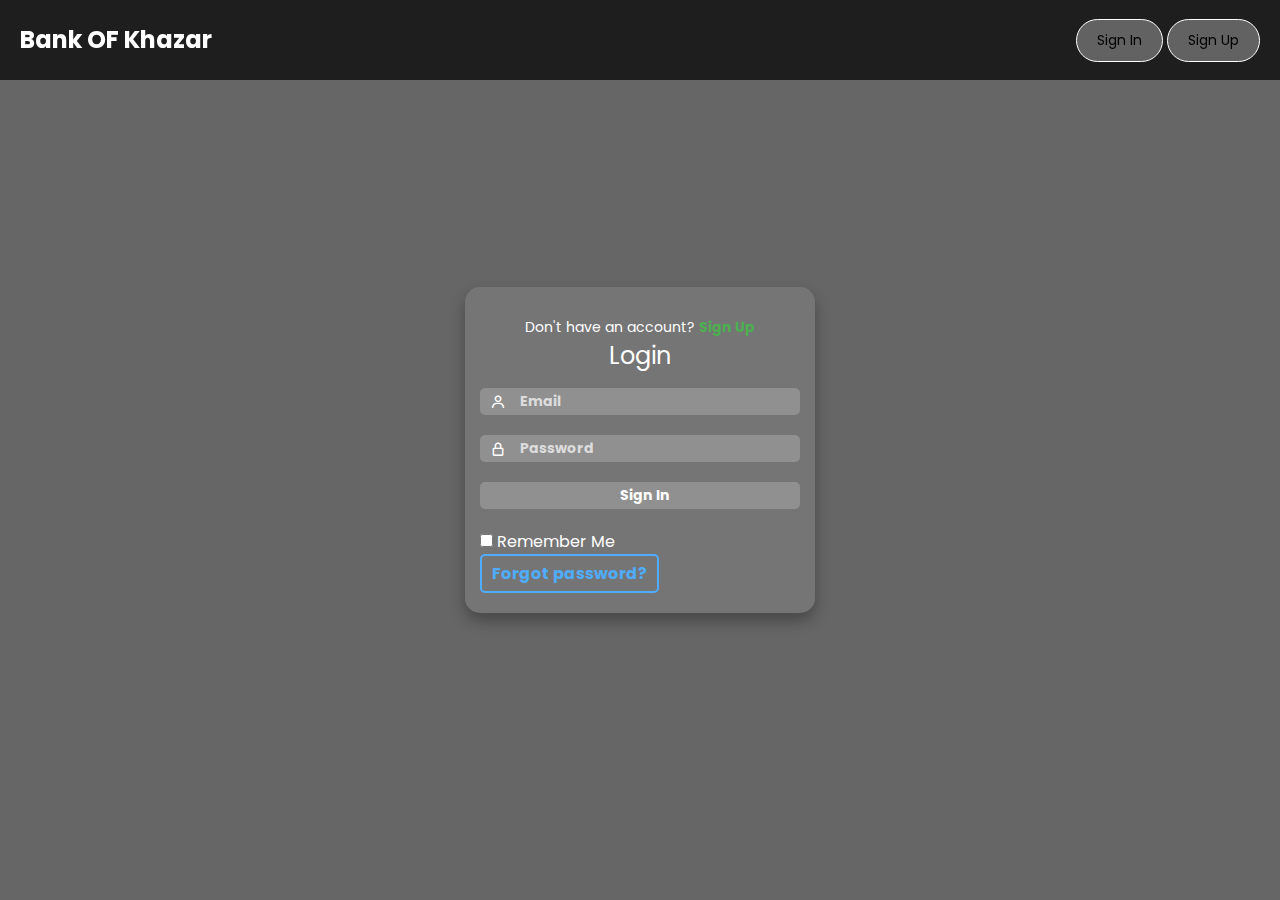
<file: index.html>
<!DOCTYPE html>
<html lang="en">
  <head>
    <meta charset="UTF-8" />
    <meta name="viewport" content="width=device-width, initial-scale=1.0" />
    <link
      href="https://unpkg.com/boxicons@2.1.4/css/boxicons.min.css"
      rel="stylesheet"
    />
    <link rel="stylesheet" href="style.css" />
    <title>Banking System | Login & Registration</title>
  </head>
  <body>
    <div class="wrapper">
      <nav class="nav">
        <div class="nav-logo"><p>Bank OF Khazar</p></div>
        <div class="nav-button">
          <button class="btn white-btn" onclick="showLogin()">Sign In</button>
          <button class="btn" onclick="showRegister()">Sign Up</button>
        </div>
      </nav>
      <div id="notification" class="notification"></div>
      <div class="form-box">
        <div class="form-container" id="login">
          <div class="top">
            <span
              >Don't have an account?
              <a href="#" onclick="showRegister()">Sign Up</a></span
            >
            <header>Login</header>
          </div>
          <div class="input-box">
            <input
              type="text"
              id="loginEmail"
              class="input-field"
              placeholder="Email"
            />
            <i class="bx bx-user"></i>
          </div>
          <div class="input-box">
            <input
              type="password"
              id="loginPassword"
              class="input-field"
              placeholder="Password"
            />
            <i class="bx bx-lock-alt"></i>
          </div>
          <div class="input-box">
            <input
              type="submit"
              class="submit"
              value="Sign In"
              onclick="handleLogin()"
            />
          </div>
          <div class="two-col">
            <div class="one">
              <input type="checkbox" id="login-check" />
              <label for="login-check"> Remember Me</label>
            </div>
            <div class="two">
              <label
                ><a href="#" onclick="forgotPassword()"
                  >Forgot password?</a
                ></label
              >
            </div>
          </div>
        </div>
        <div
          class="form-container"
          id="forgotPasswordForm"
          style="display: none"
        >
          <h3>Forgot Password</h3>
          <p>Enter your email address, and we'll send you a reset link.</p>
          <div class="input-box">
            <input
              type="email"
              id="forgotEmail"
              class="input-field"
              placeholder="Email Address"
            />
          </div>
          <div class="input-box">
            <button class="submit" onclick="handleForgotPassword()">
              Submit
            </button>
          </div>
          <div class="top">
            <span
              >Back to
              <a href="javascript:void(0)" onclick="showLogin()">Login</a></span
            >
          </div>
        </div>
        <div class="form-container" id="register" style="display: none">
          <div class="top">
            <span
              >Have an account?
              <a href="#" onclick="showLogin()">Login</a></span
            >
            <header>Sign Up</header>
          </div>
          <div class="input-box">
            <input
              type="text"
              id="firstName"
              class="input-field"
              placeholder="Firstname"
            />
            <i class="bx bx-user"></i>
          </div>
          <div class="input-box">
            <input
              type="text"
              id="lastName"
              class="input-field"
              placeholder="Lastname"
            />
            <i class="bx bx-user"></i>
          </div>
          <div class="input-box">
            <input
              type="email"
              id="registerEmail"
              class="input-field"
              placeholder="Email"
            />
            <i class="bx bx-envelope"></i>
          </div>
          <div class="input-box">
            <input
              type="tel"
              id="registerNumber"
              class="input-field"
              placeholder="Phone Number"
            />
            <i class="bx bx-phone"></i>
          </div>
          <div class="input-box">
            <input
              type="password"
              id="registerPassword"
              class="input-field"
              placeholder="Password"
            />
            <i class="bx bx-lock-alt"></i>
          </div>
          <div class="input-box">
            <input
              type="password"
              id="rePassword"
              class="input-field"
              placeholder="Re-Password"
            />
            <i class="bx bx-lock-alt"></i>
          </div>
          <div class="input-box">
            <input
              type="text"
              id="registerFin"
              pattern="[A-Za-z0-9]+"
              class="input-field"
              placeholder="Fin Code"
            />
            <i class="bx bx-lock-alt"></i>
          </div>
          <div class="input-box">
            <input
              type="submit"
              class="submit"
              value="Register"
              onclick="handleRegister()"
            />
          </div>
          <div class="two-col">
            <div class="one">
              <input type="checkbox" id="register-check" />
              <label for="register-check"> Remember Me</label>
            </div>
            <div class="two">
              <label
                ><a href="javascript:void(0)" onclick="openModal()"
                  >Terms & Conditions</a
                ></label
              >
            </div>
            <div id="termsModal" class="modal">
              <div class="modal-content">
                <span class="close" onclick="closeModal()">&times;</span>
                <h2>Terms and Conditions</h2>
                <p>
                  Welcome to Bank OF Khazar. By accessing our platform, you
                  agree to the following terms and conditions:
                </p>
                <ul>
                  <li>
                    All account holders must provide accurate and complete
                    information.
                  </li>
                  <li>
                    Any unauthorized access to the platform is strictly
                    prohibited.
                  </li>
                  <li>
                    The bank reserves the right to modify terms without prior
                    notice.
                  </li>
                  <li>Privacy of user data is our top priority.</li>
                </ul>
                <p>For further details, please contact our customer service.</p>
              </div>
            </div>
          </div>
        </div>
      </div>
    </div>
    <script src="script.js"></script>
  </body>
</html>
</file>
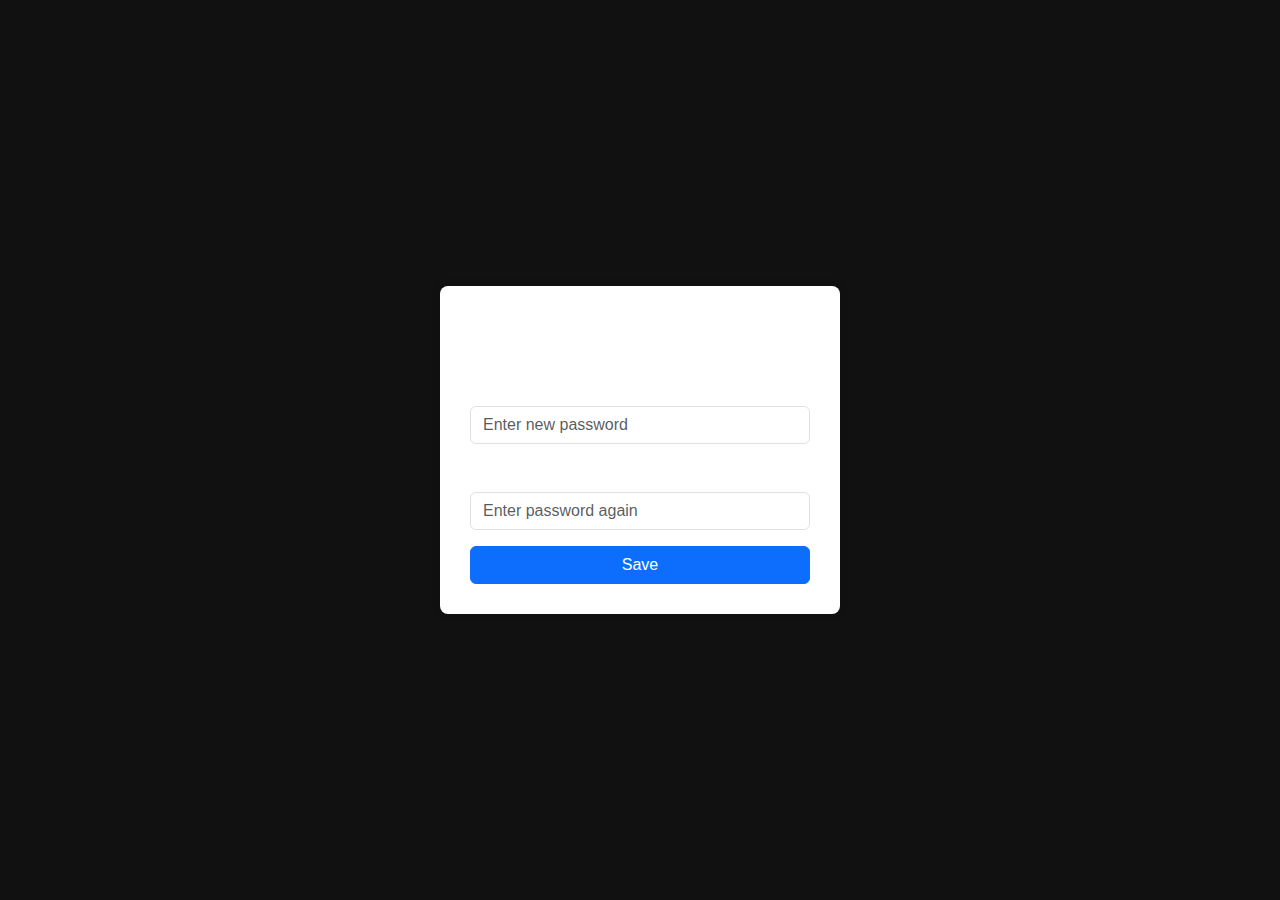
<file: forgetPassword.html>
<!DOCTYPE html>
<html lang="en">
  <head>
    <meta charset="UTF-8" />
    <meta name="viewport" content="width=device-width, initial-scale=1.0" />
    <title>Changing password</title>
    <link
      href="https://cdn.jsdelivr.net/npm/bootstrap@5.3.0/dist/css/bootstrap.min.css"
      rel="stylesheet"
    />
    <style>
      body {
        background: url("https://www.shutterstock.com/image-vector/banking-technology-conceptisometric-illustration-bank-600nw-2060538899.jpg");
        font-family: Arial, sans-serif;
        display: flex;
        justify-content: center;
        align-items: center;
        height: 100vh;
        margin: 0;
        background-color: #111;
        color: white;
      }
      .form-container {
        background-color: #fff;
        padding: 30px;
        border-radius: 8px;
        box-shadow: 0 0 10px rgba(0, 0, 0, 0.1);
        width: 100%;
        max-width: 400px;
      }
      .form-container h2 {
        text-align: center;
        margin-bottom: 20px;
      }
    </style>
  </head>
  <body>
    <div class="form-container">
      <h2>Changing password</h2>
      <form id="passwordForm">
        <div class="mb-3">
          <label for="newPassword" class="form-label">New password</label>
          <input
            type="password"
            class="form-control"
            id="newPassword"
            placeholder="Enter new password"
            required
          />
        </div>
        <div class="mb-3">
          <label for="rePassword" class="form-label">Re-password</label>
          <input
            type="password"
            class="form-control"
            id="rePassword"
            placeholder="Enter password again"
            required
          />
        </div>
        <div id="errorMessage" class="text-danger mb-3" style="display: none">
          Passwords do not match. Please try again.
        </div>
        <button type="submit" class="btn btn-primary w-100">Save</button>
      </form>
    </div>

    <script>
      document
        .getElementById("passwordForm")
        .addEventListener("submit", async function (event) {
          event.preventDefault()
          const newPassword = document.getElementById("newPassword").value
          const rePassword = document.getElementById("rePassword").value
          const errorMessage = document.getElementById("errorMessage")

          if (newPassword === rePassword) {
            errorMessage.style.display = "none"

            const userId = localStorage.getItem("userId")

            if (!userId) {
              showNotification("User ID not found. Please try again.")
              return
            }

            const body = {
              userId: userId,
              password: newPassword,
              rePassword: rePassword,
            }

            try {
              const response = await fetch(
                "http://167.172.150.140:8080/api/Auth/ResetPassword",
                {
                  method: "POST",
                  headers: {
                    "Content-Type": "application/json",
                  },
                  body: JSON.stringify(body),
                }
              )

              const data = await response.json()

              if (data.isSuccess) {
                window.location.href = "index.html"
              } else {
                showNotification(`Error: ${data.message}`)
              }
            } catch (error) {
              console.error("Error during password reset request:", error)
              showNotification("An error occurred. Please try again later.")
            }
          } else {
            errorMessage.style.display = "block"
          }
        })

      function showNotification(message) {
        alert(message)
      }
    </script>

    <script src="https://cdn.jsdelivr.net/npm/bootstrap@5.3.0/dist/js/bootstrap.bundle.min.js"></script>
  </body>
</html>
</file>
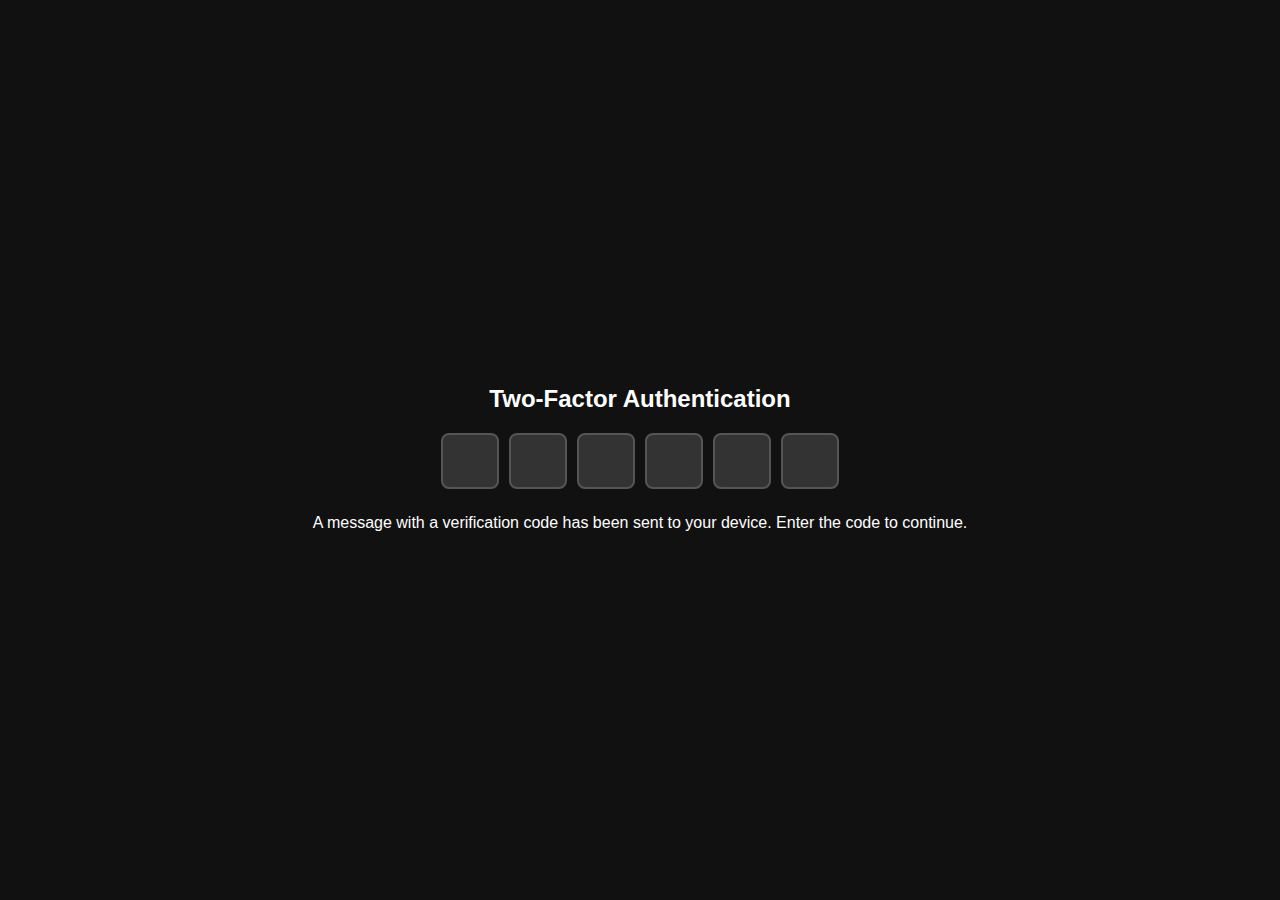
<file: forgetVerification.html>
<!DOCTYPE html>
<html lang="en">
  <head>
    <meta charset="UTF-8" />
    <meta
      name="viewport"
      content="width=device-width, user-scalable=no, initial-scale=1.0, maximum-scale=1.0, minimum-scale=1.0"
    />
    <meta http-equiv="X-UA-Compatible" content="ie=edge" />
    <title>Two-Factor Authentication</title>
    <style>
      body {
        background: url("https://www.shutterstock.com/image-vector/banking-technology-conceptisometric-illustration-bank-600nw-2060538899.jpg");
        font-family: Arial, sans-serif;
        display: flex;
        justify-content: center;
        align-items: center;
        height: 100vh;
        margin: 0;
        background-color: #111;
        color: white;
      }
      .container {
        text-align: center;
      }
      h1 {
        font-size: 24px;
        margin-bottom: 20px;
      }
      .inputs {
        display: flex;
        justify-content: center;
        gap: 10px;
      }
      .inputs input {
        width: 50px;
        height: 50px;
        font-size: 24px;
        text-align: center;
        border: 2px solid #555;
        border-radius: 8px;
        outline: none;
        color: #ffffff;
        background-color: #333;
        font-weight: bold;
        caret-color: transparent;
      }
      .inputs input:focus {
        border-color: #00aaff;
        box-shadow: 0 0 5px #00aaff;
      }
      .error-message {
        color: red;
        font-size: 14px;
        margin-top: 10px;
        display: none;
      }
      .code-notification {
        margin-top: 25px;
      }
    </style>
  </head>
  <body>
    <div class="container">
      <h1>Two-Factor Authentication</h1>
      <div class="inputs">
        <input
          type="text"
          maxlength="1"
          oninput="moveFocus(this, 0)"
          onkeydown="handleBackspace(event, 0)"
        />
        <input
          type="text"
          maxlength="1"
          oninput="moveFocus(this, 1)"
          onkeydown="handleBackspace(event, 1)"
        />
        <input
          type="text"
          maxlength="1"
          oninput="moveFocus(this, 2)"
          onkeydown="handleBackspace(event, 2)"
        />
        <input
          type="text"
          maxlength="1"
          oninput="moveFocus(this, 3)"
          onkeydown="handleBackspace(event, 3)"
        />
        <input
          type="text"
          maxlength="1"
          oninput="moveFocus(this, 4)"
          onkeydown="handleBackspace(event, 4)"
        />
        <input
          type="text"
          maxlength="1"
          oninput="moveFocus(this, 5)"
          onkeydown="handleBackspace(event, 5)"
        />
      </div>
      <div class="error-message" id="error-message">
        Only digits are acceptable!
      </div>
      <div class="code-notification" id="code-notification">
        A message with a verification code has been sent to your device. Enter
        the code to continue.
      </div>
    </div>
    <script>
      const inputs = document.querySelectorAll(".inputs input")
      const errorMessage = document.getElementById("error-message")

      function moveFocus(current, index) {
        if (current.value && index < inputs.length - 1) {
          inputs[index + 1].focus()
        }
      }

      function handleBackspace(event, index) {
        if (event.key === "Backspace" && !event.target.value && index > 0) {
          inputs[index - 1].focus()
        }
      }

      inputs.forEach((input) => {
        input.addEventListener("input", (e) => {
          if (/[^0-9]/.test(e.target.value)) {
            e.target.value = ""
            showError()
          } else {
            hideError()
          }
        })
      })

      function showError() {
        errorMessage.style.display = "block"
        setTimeout(() => {
          errorMessage.style.display = "none"
        }, 2000)
      }

      function hideError() {
        errorMessage.style.display = "none"
      }

      async function handleVerification(event) {
        if (event.key === "Enter") {
          const verificationCode = Array.from(inputs)
            .map((input) => input.value)
            .join("")

          if (verificationCode.length !== 6) {
            alert("Please complete the verification code.")
            return
          }

          try {
            const response = await fetch(
              `http://167.172.150.140:8080/api/Auth/VerificationCodeCheckingForgetPassword?code=${verificationCode}`,
              {
                method: "GET",
                headers: {
                  "Content-Type": "application/json",
                },
              }
            )

            if (!response.ok) {
              const errorData = await response.json()
              alert(
                errorData.message || "Verification failed. Please try again."
              )
              return
            }

            const responseData = await response.json()
            console.log("Verification successful:", responseData)
            alert("Verification successful!")
            window.location.href = "forgetPassword.html"
          } catch (error) {
            console.error("Error during verification:", error)
            alert("An error occurred. Please try again later.")
          }
        }
      }

      document.addEventListener("keydown", handleVerification)
    </script>
  </body>
</html>
</file>
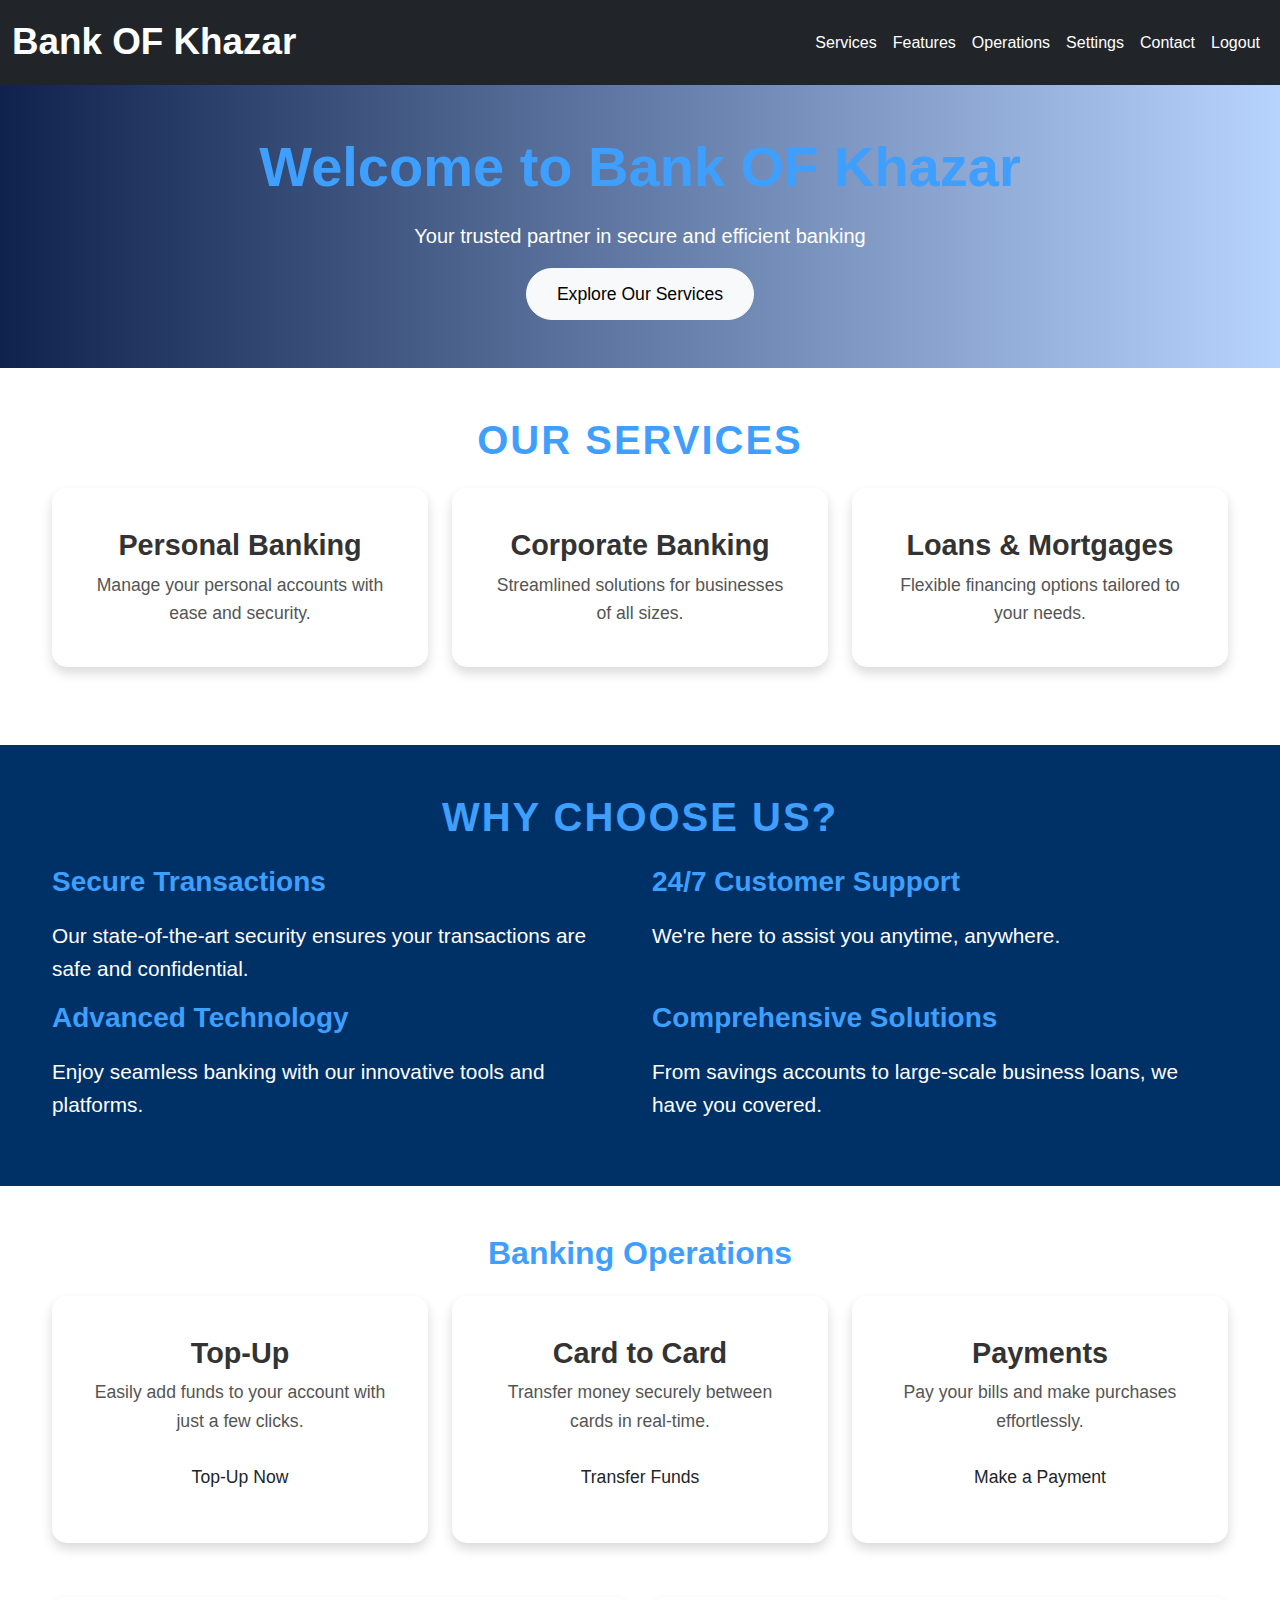
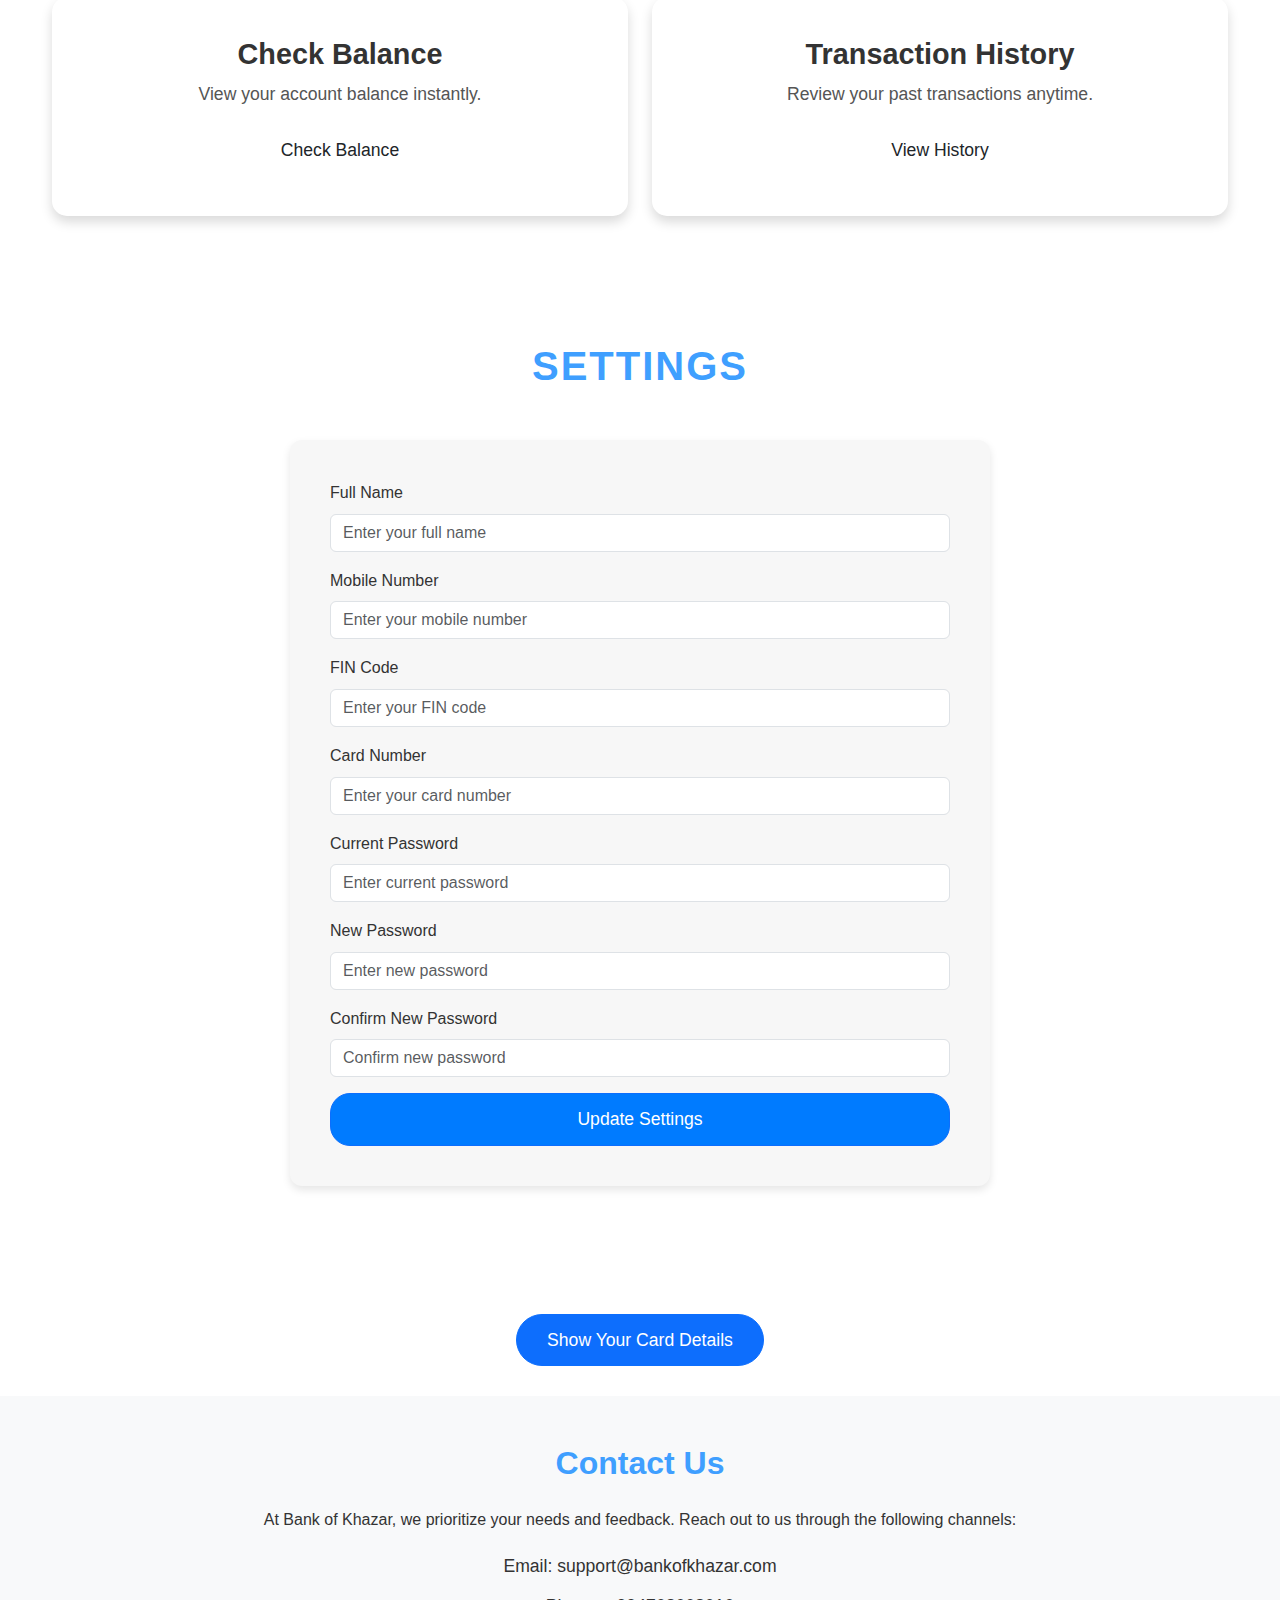
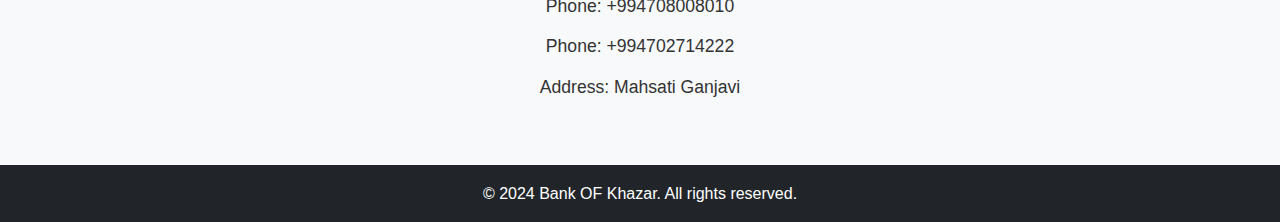
<file: home.html>
<!DOCTYPE html>
<html lang="en">
  <head>
    <meta charset="UTF-8" />
    <meta name="viewport" content="width=device-width, initial-scale=1.0" />
    <title>Bank System</title>
    <link
      href="https://cdn.jsdelivr.net/npm/bootstrap@5.3.0/dist/css/bootstrap.min.css"
      rel="stylesheet"
    />
    <link rel="stylesheet" href="style2.css" />
  </head>

  <body>
    <nav class="navbar navbar-expand-lg navbar-dark bg-dark">
      <div class="container-fluid">
        <a class="navbar-brand" href="#">Bank OF Khazar</a>
        <button
          class="navbar-toggler"
          type="button"
          data-bs-toggle="collapse"
          data-bs-target="#navbarNav"
          aria-controls="navbarNav"
          aria-expanded="false"
          aria-label="Toggle navigation"
        >
          <span class="navbar-toggler-icon"></span>
        </button>
        <div class="collapse navbar-collapse" id="navbarNav">
          <ul class="navbar-nav ms-auto">
            <li class="nav-item">
              <a class="nav-link" href="#services">Services</a>
            </li>
            <li class="nav-item">
              <a class="nav-link" href="#features">Features</a>
            </li>
            <li class="nav-item">
              <a class="nav-link" href="#operations">Operations</a>
            </li>
            <li class="nav-item">
              <a class="nav-link" href="#settings">Settings</a>
            </li>
            <li class="nav-item">
              <a class="nav-link" href="#contact">Contact</a>
            </li>
            <li class="nav-item">
              <button class="nav-link" id="logout">Logout</button>
            </li>
          </ul>
        </div>
      </div>
    </nav>

    <header class="bg-primary text-white text-center py-5">
      <div class="container">
        <h1>Welcome to Bank OF Khazar</h1>
        <p class="lead">Your trusted partner in secure and efficient banking</p>
        <a href="#services" class="btn btn-light btn-lg"
          >Explore Our Services</a
        >
      </div>
    </header>

    <section id="services" class="py-5">
      <div class="container">
        <h2 class="text-center mb-4">Our Services</h2>
        <div class="row">
          <div class="col-md-4">
            <div class="card text-center">
              <div class="card-body">
                <h5 class="card-title">Personal Banking</h5>
                <p class="card-text">
                  Manage your personal accounts with ease and security.
                </p>
              </div>
            </div>
          </div>
          <div class="col-md-4">
            <div class="card text-center">
              <div class="card-body">
                <h5 class="card-title">Corporate Banking</h5>
                <p class="card-text">
                  Streamlined solutions for businesses of all sizes.
                </p>
              </div>
            </div>
          </div>
          <div class="col-md-4">
            <div class="card text-center">
              <div class="card-body">
                <h5 class="card-title">Loans & Mortgages</h5>
                <p class="card-text">
                  Flexible financing options tailored to your needs.
                </p>
              </div>
            </div>
          </div>
        </div>
      </div>
    </section>

    <section
      id="features"
      style="background-color: rgba(0, 123, 255, 1)"
      class="py-5 text-white"
    >
      <div class="container">
        <h2 class="text-center mb-4">Why Choose Us?</h2>
        <div class="row">
          <div class="col-md-6">
            <h3>Secure Transactions</h3>
            <p>
              Our state-of-the-art security ensures your transactions are safe
              and confidential.
            </p>
          </div>
          <div class="col-md-6">
            <h3>24/7 Customer Support</h3>
            <p>We're here to assist you anytime, anywhere.</p>
          </div>
          <div class="col-md-6">
            <h3>Advanced Technology</h3>
            <p>
              Enjoy seamless banking with our innovative tools and platforms.
            </p>
          </div>
          <div class="col-md-6">
            <h3>Comprehensive Solutions</h3>
            <p>
              From savings accounts to large-scale business loans, we have you
              covered.
            </p>
          </div>
        </div>
      </div>
    </section>

    <section id="operations" class="py-5">
      <div class="container">
        <div id="operationModal" class="modal">
          <div class="modal-content">
            <span class="close">&times;</span>
            <h2 id="modalTitle">Operation</h2>
            <form id="operationForm">
              <div id="operationFields"></div>
            </form>
          </div>
        </div>
        <h2 class="text-center mb-4">Banking Operations</h2>
        <div class="row">
          <div class="col-md-4">
            <div class="card text-center">
              <div class="card-body">
                <h5 class="card-title">Top-Up</h5>
                <p class="card-text">
                  Easily add funds to your account with just a few clicks.
                </p>
                <button id="topUpButton" class="btn">Top-Up Now</button>
              </div>
            </div>
          </div>
          <div class="col-md-4">
            <div class="card text-center">
              <div class="card-body">
                <h5 class="card-title">Card to Card</h5>
                <p class="card-text">
                  Transfer money securely between cards in real-time.
                </p>
                <button id="transferFundsButton" class="btn">
                  Transfer Funds
                </button>
              </div>
            </div>
          </div>
          <div class="col-md-4">
            <div class="card text-center">
              <div class="card-body">
                <h5 class="card-title">Payments</h5>
                <p class="card-text">
                  Pay your bills and make purchases effortlessly.
                </p>
                <button id="makePaymentButton" class="btn">
                  Make a Payment
                </button>
              </div>
            </div>
          </div>
        </div>
        <div class="row mt-4">
          <div class="col-md-6">
            <div class="card text-center">
              <div class="card-body">
                <h5 class="card-title">Check Balance</h5>
                <p class="card-text">View your account balance instantly.</p>
                <button id="checkBalanceButton" class="btn">
                  Check Balance
                </button>
              </div>
            </div>
          </div>
          <div class="col-md-6">
            <div class="card text-center">
              <div class="card-body">
                <h5 class="card-title">Transaction History</h5>
                <p class="card-text">Review your past transactions anytime.</p>
                <button id="viewHistoryButton" class="btn">View History</button>
              </div>
            </div>
          </div>
        </div>
      </div>
    </section>

    <section id="settings" class="py-5">
      <div class="container">
        <h2 class="text-center mb-4">Settings</h2>
        <form id="changeSettingsForm">
          <div class="mb-3">
            <label for="fullName" class="form-label">Full Name</label>
            <input
              type="text"
              id="fullName"
              class="form-control"
              placeholder="Enter your full name"
              required
            />
          </div>
          <div class="mb-3">
            <label for="phoneNumber" class="form-label">Mobile Number</label>
            <input
              type="text"
              id="phoneNumber"
              class="form-control"
              placeholder="Enter your mobile number"
              required
            />
          </div>
          <div class="mb-3">
            <label for="finCode" class="form-label">FIN Code</label>
            <input
              type="text"
              id="finCode"
              class="form-control"
              placeholder="Enter your FIN code"
              required
            />
          </div>
          <div class="mb-3">
            <label for="cardNumber" class="form-label">Card Number</label>
            <input
              type="text"
              id="cardNumber"
              class="form-control"
              placeholder="Enter your card number"
              required
            />
          </div>
          <div class="mb-3">
            <label for="currentPassword" class="form-label"
              >Current Password</label
            >
            <input
              type="password"
              id="currentPassword"
              class="form-control"
              placeholder="Enter current password"
              required
            />
          </div>
          <div class="mb-3">
            <label for="newPassword" class="form-label">New Password</label>
            <input
              type="password"
              id="newPassword"
              class="form-control"
              placeholder="Enter new password"
              required
            />
          </div>
          <div class="mb-3">
            <label for="confirmPassword" class="form-label"
              >Confirm New Password</label
            >
            <input
              type="password"
              id="confirmPassword"
              class="form-control"
              placeholder="Confirm new password"
              required
            />
          </div>
          <button type="submit" class="btn btn-primary">Update Settings</button>
        </form>
      </div>
    </section>
    <div style="display: flex; justify-content: center; padding-block: 30px">
      <a href="debitcard.html" target="_blank" class="btn btn-primary"
        >Show Your Card Details</a
      >
    </div>
    <section id="contact" class="py-5 bg-light">
      <div class="container">
        <h2 class="text-center mb-4">Contact Us</h2>
        <p class="text-center">
          At Bank of Khazar, we prioritize your needs and feedback. Reach out to
          us through the following channels:
        </p>
        <ul class="list-unstyled text-center">
          <li>Email: support@bankofkhazar.com</li>
          <li>Phone: +994708008010</li>
          <li>Phone: +994702714222</li>
          <li>Address: Mahsati Ganjavi</li>
        </ul>
      </div>
    </section>

    <footer class="bg-dark text-white text-center py-3">
      <p class="mb-0">&copy; 2024 Bank OF Khazar. All rights reserved.</p>
    </footer>

    <script src="https://cdn.jsdelivr.net/npm/bootstrap@5.3.0/dist/js/bootstrap.bundle.min.js"></script>
    <script src="js2.js"></script>
    <script>
      const logoutBtn = document.getElementById("logout")
      logoutBtn.addEventListener("click", () => {
        localStorage.clear()
        window.location.href = "index.html"
      })
      document
        .getElementById("changeSettingsForm")
        .addEventListener("submit", async function (event) {
          event.preventDefault()

          const fullName = document.getElementById("fullName").value
          const phoneNumber = document.getElementById("phoneNumber").value
          const finCode = document.getElementById("finCode").value
          const cardNumber = document.getElementById("cardNumber").value
          const currentPassword =
            document.getElementById("currentPassword").value
          const newPassword = document.getElementById("newPassword").value
          const confirmPassword =
            document.getElementById("confirmPassword").value

          if (newPassword !== confirmPassword) {
            alert("New password and confirmation do not match!")
            return
          }

          const userId = localStorage.getItem("userId")

          if (!userId) {
            alert("User ID not found in localStorage. Please log in again.")
            return
          }

          const requestBody = {
            userId: userId,
            firstName: fullName.split(" ")[0],
            lastName: fullName.split(" ")[1] || "",
            email: "",
            phoneNumber: phoneNumber,
            oldPassword: currentPassword,
            newPassword: newPassword,
            finCode: finCode,
          }

          try {
            const response = await fetch(
              "http://167.172.150.140:8080/api/Auth/UpdateUser",
              {
                method: "PUT",
                headers: {
                  "Content-Type": "application/json",
                },
                body: JSON.stringify(requestBody),
              }
            )

            const data = await response.json()

            if (data.isSuccess) {
              alert("Settings updated successfully.")
              window.location.reload()
            } else {
              alert(`Error: ${data.message}`)
            }
          } catch (error) {
            console.error("Error during the request:", error)
            alert("An error occurred. Please try again.")
          }
        })
    </script>
  </body>
</html>
</file>
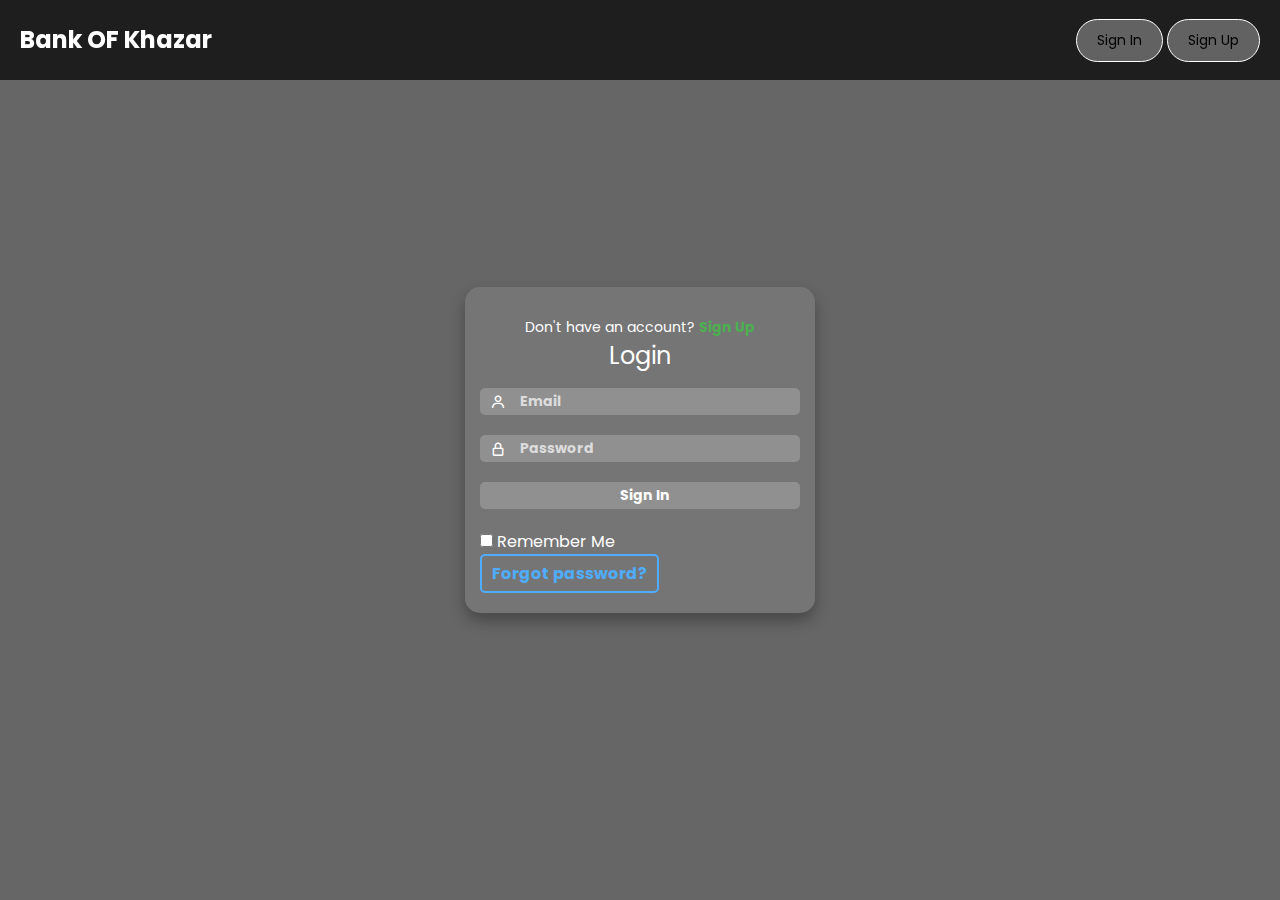
<file: login.html>
<!DOCTYPE html>
<html lang="en">
  <head>
    <meta charset="UTF-8" />
    <meta name="viewport" content="width=device-width, initial-scale=1.0" />
    <link
      href="https://unpkg.com/boxicons@2.1.4/css/boxicons.min.css"
      rel="stylesheet"
    />
    <link rel="stylesheet" href="style.css" />
    <title>Banking System | Login & Registration</title>
  </head>
  <body>
    <div class="wrapper">
      <nav class="nav">
        <div class="nav-logo"><p>Bank OF Khazar</p></div>
        <div class="nav-button">
          <button class="btn white-btn" onclick="showLogin()">Sign In</button>
          <button class="btn" onclick="showRegister()">Sign Up</button>
        </div>
      </nav>
      <div id="notification" class="notification"></div>
      <div class="form-box">
        <div class="form-container" id="login">
          <div class="top">
            <span
              >Don't have an account?
              <a href="#" onclick="showRegister()">Sign Up</a></span
            >
            <header>Login</header>
          </div>
          <div class="input-box">
            <input
              type="text"
              id="loginEmail"
              class="input-field"
              placeholder="Email"
            />
            <i class="bx bx-user"></i>
          </div>
          <div class="input-box">
            <input
              type="password"
              id="loginPassword"
              class="input-field"
              placeholder="Password"
            />
            <i class="bx bx-lock-alt"></i>
          </div>
          <div class="input-box">
            <input
              type="submit"
              class="submit"
              value="Sign In"
              onclick="handleLogin()"
            />
          </div>
          <div class="two-col">
            <div class="one">
              <input type="checkbox" id="login-check" />
              <label for="login-check"> Remember Me</label>
            </div>
            <div class="two">
              <label
                ><a href="#" onclick="forgotPassword()"
                  >Forgot password?</a
                ></label
              >
            </div>
          </div>
        </div>
        <div
          class="form-container"
          id="forgotPasswordForm"
          style="display: none"
        >
          <h3>Forgot Password</h3>
          <p>Enter your email address, and we'll send you a reset link.</p>
          <div class="input-box">
            <input
              type="email"
              id="forgotEmail"
              class="input-field"
              placeholder="Email Address"
            />
            <i class="bx bx-envelope"></i>
          </div>
          <div class="input-box">
            <button class="submit" onclick="handleForgotPassword()">
              Submit
            </button>
          </div>
          <div class="top">
            <span
              >Back to
              <a href="javascript:void(0)" onclick="showLogin()">Login</a></span
            >
          </div>
        </div>
        <div class="form-container" id="register" style="display: none">
          <div class="top">
            <span
              >Have an account?
              <a href="#" onclick="showLogin()">Login</a></span
            >
            <header>Sign Up</header>
          </div>
          <div class="input-box">
            <input
              type="text"
              id="firstName"
              class="input-field"
              placeholder="Firstname"
            />
            <i class="bx bx-user"></i>
          </div>
          <div class="input-box">
            <input
              type="text"
              id="lastName"
              class="input-field"
              placeholder="Lastname"
            />
            <i class="bx bx-user"></i>
          </div>
          <div class="input-box">
            <input
              type="email"
              id="registerEmail"
              class="input-field"
              placeholder="Email"
            />
            <i class="bx bx-envelope"></i>
          </div>
          <div class="input-box">
            <input
              type="tel"
              id="registerNumber"
              class="input-field"
              placeholder="Phone Number"
            />
            <i class="bx bx-phone"></i>
          </div>
          <div class="input-box">
            <input
              type="password"
              id="registerPassword"
              class="input-field"
              placeholder="Password"
            />
            <i class="bx bx-lock-alt"></i>
          </div>
          <div class="input-box">
            <input
              type="password"
              id="rePassword"
              class="input-field"
              placeholder="Re-Password"
            />
            <i class="bx bx-lock-alt"></i>
          </div>
          <div class="input-box">
            <input
              type="text"
              id="registerFin"
              pattern="[A-Za-z0-9]+"
              class="input-field"
              placeholder="Fin Code"
            />
            <i class="bx bx-lock-alt"></i>
          </div>
          <div class="input-box">
            <input
              type="submit"
              class="submit"
              value="Register"
              onclick="handleRegister()"
            />
          </div>
          <div class="two-col">
            <div class="one">
              <input type="checkbox" id="register-check" />
              <label for="register-check"> Remember Me</label>
            </div>
            <div class="two">
              <label
                ><a href="javascript:void(0)" onclick="openModal()"
                  >Terms & Conditions</a
                ></label
              >
            </div>
            <div id="termsModal" class="modal">
              <div class="modal-content">
                <span class="close" onclick="closeModal()">&times;</span>
                <h2>Terms and Conditions</h2>
                <p>
                  Welcome to Bank OF Khazar. By accessing our platform, you
                  agree to the following terms and conditions:
                </p>
                <ul>
                  <li>
                    All account holders must provide accurate and complete
                    information.
                  </li>
                  <li>
                    Any unauthorized access to the platform is strictly
                    prohibited.
                  </li>
                  <li>
                    The bank reserves the right to modify terms without prior
                    notice.
                  </li>
                  <li>Privacy of user data is our top priority.</li>
                </ul>
                <p>For further details, please contact our customer service.</p>
              </div>
            </div>
          </div>
        </div>
      </div>
    </div>
    <script src="script.js"></script>
  </body>
</html>
</file>
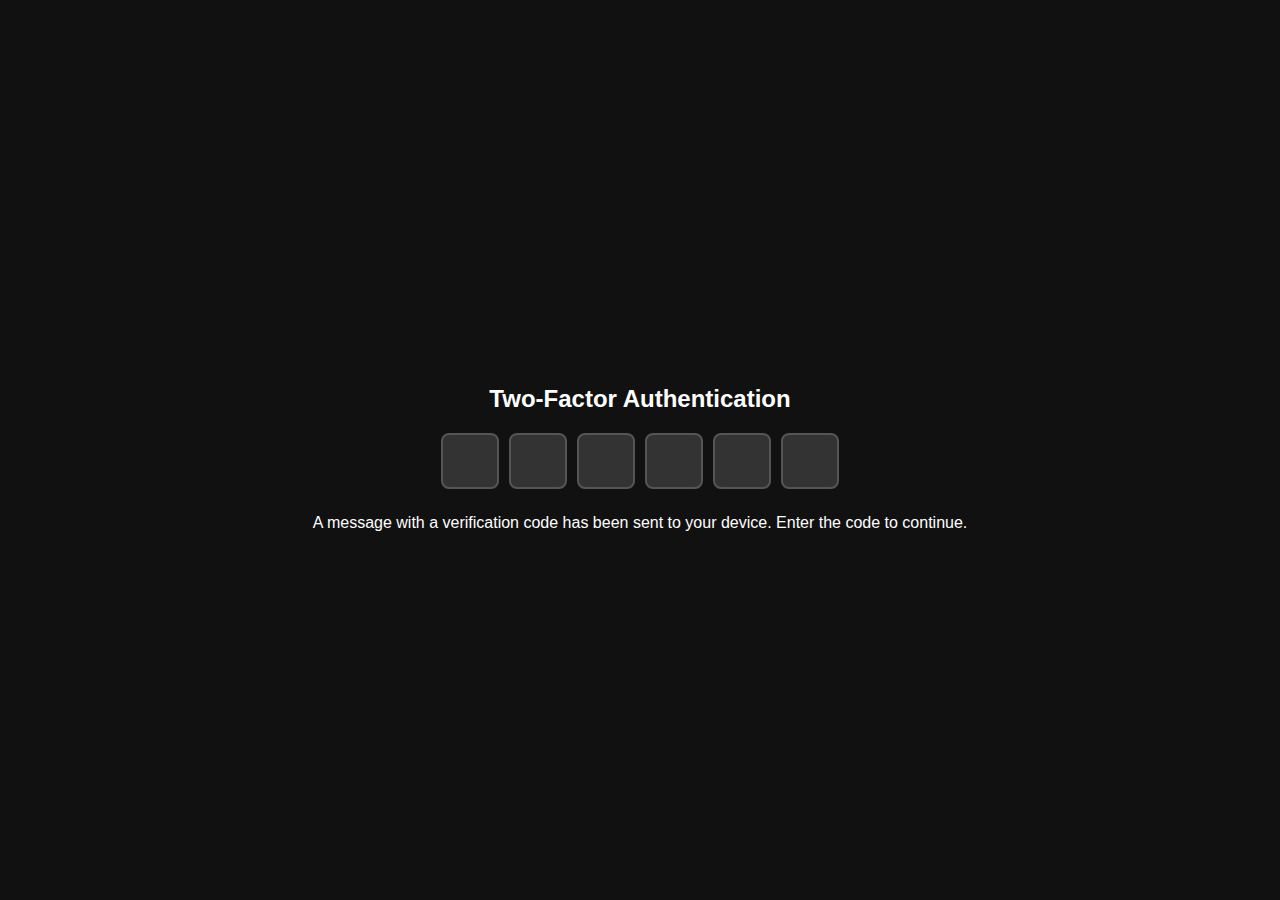
<file: verification.html>
<!DOCTYPE html>
<html lang="en">
  <head>
    <meta charset="UTF-8" />
    <meta
      name="viewport"
      content="width=device-width, user-scalable=no, initial-scale=1.0, maximum-scale=1.0, minimum-scale=1.0"
    />
    <meta http-equiv="X-UA-Compatible" content="ie=edge" />
    <title>Two-Factor Authentication</title>
    <style>
      body {
        background: url("https://www.shutterstock.com/image-vector/banking-technology-conceptisometric-illustration-bank-600nw-2060538899.jpg");
        font-family: Arial, sans-serif;
        display: flex;
        justify-content: center;
        align-items: center;
        height: 100vh;
        margin: 0;
        background-color: #111;
        color: white;
      }
      .container {
        text-align: center;
      }
      h1 {
        font-size: 24px;
        margin-bottom: 20px;
      }
      .inputs {
        display: flex;
        justify-content: center;
        gap: 10px;
      }
      .inputs input {
        width: 50px;
        height: 50px;
        font-size: 24px;
        text-align: center;
        border: 2px solid #555;
        border-radius: 8px;
        outline: none;
        color: #ffffff;
        background-color: #333;
        font-weight: bold;
        caret-color: transparent;
      }
      .inputs input:focus {
        border-color: #00aaff;
        box-shadow: 0 0 5px #00aaff;
      }
      .error-message {
        color: red;
        font-size: 14px;
        margin-top: 10px;
        display: none;
      }
      .code-notification {
        margin-top: 25px;
      }
    </style>
  </head>
  <body>
    <div class="container">
      <h1>Two-Factor Authentication</h1>
      <div class="inputs">
        <input
          type="text"
          maxlength="1"
          oninput="moveFocus(this, 0)"
          onkeydown="handleBackspace(event, 0)"
        />
        <input
          type="text"
          maxlength="1"
          oninput="moveFocus(this, 1)"
          onkeydown="handleBackspace(event, 1)"
        />
        <input
          type="text"
          maxlength="1"
          oninput="moveFocus(this, 2)"
          onkeydown="handleBackspace(event, 2)"
        />
        <input
          type="text"
          maxlength="1"
          oninput="moveFocus(this, 3)"
          onkeydown="handleBackspace(event, 3)"
        />
        <input
          type="text"
          maxlength="1"
          oninput="moveFocus(this, 4)"
          onkeydown="handleBackspace(event, 4)"
        />
        <input
          type="text"
          maxlength="1"
          oninput="moveFocus(this, 5)"
          onkeydown="handleBackspace(event, 5)"
        />
      </div>
      <div class="error-message" id="error-message">
        Only digits are acceptable!
      </div>
      <div class="code-notification" id="code-notification">
        A message with a verification code has been sent to your device. Enter
        the code to continue.
      </div>
    </div>
    <script>
      const inputs = document.querySelectorAll(".inputs input")
      const errorMessage = document.getElementById("error-message")

      function moveFocus(current, index) {
        if (current.value && index < inputs.length - 1) {
          inputs[index + 1].focus()
        }
      }

      function handleBackspace(event, index) {
        if (event.key === "Backspace" && !event.target.value && index > 0) {
          inputs[index - 1].focus()
        }
      }

      inputs.forEach((input) => {
        input.addEventListener("input", (e) => {
          if (/[^0-9]/.test(e.target.value)) {
            e.target.value = ""
            showError()
          } else {
            hideError()
          }
        })
      })

      function showError() {
        errorMessage.style.display = "block"
        setTimeout(() => {
          errorMessage.style.display = "none"
        }, 2000)
      }

      function hideError() {
        errorMessage.style.display = "none"
      }

      async function handleVerification(event) {
        if (event.key === "Enter") {
          const verificationCode = Array.from(inputs)
            .map((input) => input.value)
            .join("")

          if (verificationCode.length !== 6) {
            alert("Please complete the verification code.")
            return
          }

          try {
            const signupData = JSON.parse(localStorage.getItem("signupData"))
            const userId = localStorage.getItem("userId")
            const PassHash = localStorage.getItem("pashHash")
            const response = await fetch(
              "http://167.172.150.140:8080/api/Auth/VerificationCodeCheckingAndSignUp",
              {
                method: "POST",
                headers: {
                  "Content-Type": "application/json",
                },
                body: JSON.stringify({
                  email: signupData.email,
                  finCode: signupData.finCode,
                  firstName: signupData.firstName,
                  lastName: signupData.lastName,
                  phoneNumber: signupData.phoneNumber,
                  PassHash,
                  verificationCode,
                }),
              }
            )

            if (!response.ok) {
              const errorData = await response.json()
              alert(
                errorData.message || "Verification failed. Please try again."
              )
              return
            }

            const responseData = await response.json()
            localStorage.setItem("userId", responseData.currentUser.userId)
            console.log("Verification successful:", responseData)
            alert("Verification successful!")
            window.location.href = "home.html"
          } catch (error) {
            console.error("Error during verification:", error)
            alert("An error occurred. Please try again later.")
          }
        }
      }

      document.addEventListener("keydown", handleVerification)
    </script>
  </body>
</html>
</file>
<file: style.css>
@import url("https://fonts.googleapis.com/css2?family=Poppins:wght@400;500;600;700&display=swap");

* {
  margin: 0;
  padding: 0;
  box-sizing: border-box;
  font-family: "Poppins", sans-serif;
  transition: all 0.3s ease-in-out;
}

body {
  background: url("https://c0.wallpaperflare.com/preview/751/2/550/chart-graph-business-finance.jpg");
  background-size: cover;
  background-repeat: no-repeat;
  background-attachment: fixed;
  overflow: hidden;
  color: #fff;
}

.wrapper {
  display: flex;
  justify-content: center;
  align-items: center;
  min-height: 100vh;
  background: rgba(0, 0, 0, 0.6);
}

.nav {
  position: fixed;
  top: 0;
  width: 100%;
  height: 80px;
  background: rgba(0, 0, 0, 0.7);
  display: flex;
  justify-content: space-between;
  align-items: center;
  padding: 0 20px;
  z-index: 100;
  line-height: 80px;
}

.nav-logo p {
  font-size: 24px;
  font-weight: bold;
}

.nav-button .btn {
  padding: 10px 20px;
  font-size: 14px;
  background: rgba(255, 255, 255, 0.3);
  border: 1px solid #fff;
  border-radius: 30px;
  cursor: pointer;
  transition: 0.3s ease;
}

.nav-button .btn:hover {
  background: rgba(255, 255, 255, 0.5);
}

.nav-menu-btn i {
  font-size: 28px;
  color: #fff;
  cursor: pointer;
}

.form-box {
  background: rgba(255, 255, 255, 0.1);
  padding: 20px 15px;
  border-radius: 15px;
  box-shadow: 0 8px 15px rgba(0, 0, 0, 0.3);
  width: 350px;
}

header {
  text-align: center;
  font-size: 24px;
  margin-bottom: 15px;
}

.input-box {
  position: relative;
  margin-bottom: 20px;
}

.input-box input {
  width: 100%;
  height: 27px;
  padding: 0 15px;
  border: none;
  border-radius: 5px;
  background: rgba(255, 255, 255, 0.2);
  color: #fff;
  font-size: 14px;
  outline: none;
  transition: 0.3s ease;
  padding: 0 30px;
}

.input-box input:focus {
  background: rgba(255, 255, 255, 0.4);
  box-shadow: 0 0 10px rgba(0, 191, 255, 0.6);
  transform: scale(1.02);
}
#login,
#register,
#forgotPasswordForm {
  animation: fadeIn 0.7s ease;
}

.input-box i {
  position: absolute;
  top: 50%;
  left: 15px;
  transform: translateY(-50%);
  color: #fff;
}

.submit {
  width: 100%;
  height: 45px;
  background: #4caf50;
  color: #fff;
  border: none;
  border-radius: 5px;
  font-size: 16px;
  cursor: pointer;
  transition: 0.3s ease;
}

.submit:hover {
  background: #45a049;
}

.top span {
  display: block;
  text-align: center;
  font-size: 14px;
  margin-top: 10px;
}

.top span a {
  color: #4caf50;
  text-decoration: none;
  font-weight: bold;
}

.notification {
  position: fixed;
  top: 10px;
  left: 50%;
  transform: translateX(-50%);
  background: rgba(0, 0, 0, 0.8);
  color: #fff;
  padding: 10px 20px;
  border-radius: 5px;
  opacity: 0;
  transition: opacity 0.3s ease;
  z-index: 100;
}

.forgot-password-container {
  background: rgba(0, 0, 0, 0.8);
  border-radius: 10px;
  padding: 20px;
  text-align: center;
  display: none;
}

.forgot-password-container h3 {
  margin-bottom: 15px;
}

.forgot-password-container input {
  width: 100%;
  padding: 10px;
  border-radius: 5px;
  border: none;
  margin-bottom: 15px;
}

.forgot-password-container button {
  width: 100%;
  padding: 10px;
  background: #4caf50;
  color: #fff;
  border: none;
  border-radius: 5px;
  cursor: pointer;
  transition: 0.3s ease;
}

.forgot-password-container button:hover {
  background: #45a049;
}

#forgotPasswordForm {
  background: linear-gradient(135deg, #4facfe, #00f2fe);
  padding: 30px;
  border-radius: 20px;
  box-shadow: 0 10px 20px rgba(0, 0, 0, 0.2);
  width: 400px;
  margin: 0 auto;
  color: #fff;
  display: none;
  animation: fadeIn 0.5s ease-in-out;
}

#forgotPasswordForm h3 {
  font-size: 24px;
  font-weight: bold;
  margin-bottom: 15px;
  color: #ffffff;
  text-align: center;
}

#forgotPasswordForm p {
  font-size: 14px;
  margin-bottom: 20px;
  color: #f8f9fa;
  text-align: center;
}

#forgotPasswordForm .input-box {
  margin-bottom: 20px;
}

#forgotPasswordForm .input-box input {
  background: rgba(255, 255, 255, 0.2);
  color: #fff;
  border: 1px solid #ffffff;
  font-size: 16px;
  padding-left: 15px;
}

#forgotPasswordForm .submit {
  background: #00d4ff;
  color: #ffffff;
  font-size: 16px;
  font-weight: bold;
  border: none;
  border-radius: 10px;
  padding: 10px 20px;
  cursor: pointer;
  transition: 0.3s ease-in-out;
}

#forgotPasswordForm .submit:hover {
  background: #00c3e6;
}

@keyframes fadeIn {
  from {
    opacity: 0;
    transform: translateY(-10px);
  }

  to {
    opacity: 1;
    transform: translateY(0);
  }
}

@keyframes slideDown {
  from {
    opacity: 0;
    transform: translateY(-20px);
  }
  to {
    opacity: 1;
    transform: translateY(0);
  }
}

@keyframes fadeOut {
  from {
    opacity: 1;
  }
  to {
    opacity: 0;
  }
}

.nav-button .btn,
.submit,
.forgot-password-container button {
  transition: background-color 0.3s ease, transform 0.2s ease;
}

.nav-button .btn:hover,
.submit:hover,
.forgot-password-container button:hover {
  transform: scale(1.05);
}

.notification {
  animation: slideDown 0.5s ease forwards;
}

.modal-content {
  animation: slideDown 0.5s ease-out;
}

.modal-content.close {
  animation: fadeOut 0.3s ease-out forwards;
}

.two a {
  color: #4facfe;
  font-weight: bold;
  text-decoration: none;
  padding: 5px 10px;
  border: 2px solid #4facfe;
  border-radius: 5px;
  transition: all 0.3s ease-in-out;
  display: inline-block;
}

.two a:hover {
  background: #4facfe;
  color: #fff;
  text-shadow: 0 0 5px rgba(0, 0, 0, 0.2);
  transform: scale(1.05);
}

.input-box input::placeholder {
  font-weight: bold;
  color: rgba(255, 255, 255, 0.7);
}

.input-box input {
  font-weight: bold;
  color: #fff;
}

.modal {
  display: none;
  position: fixed;
  z-index: 1000;
  left: 0;
  top: 0;
  width: 100%;
  height: 100%;
  background-color: rgba(0, 0, 0, 0.8);
  overflow: auto;
}

.modal-content {
  background: #fff;
  color: #333;
  margin: 10% auto;
  padding: 20px;
  border-radius: 10px;
  width: 80%;
  max-width: 500px;
  box-shadow: 0 5px 15px rgba(0, 0, 0, 0.5);
}

.modal-content h2 {
  margin-top: 0;
  font-size: 24px;
}

.modal-content p,
.modal-content ul {
  font-size: 16px;
  line-height: 1.6;
}

.modal-content .close {
  position: absolute;
  right: 20px;
  top: 10px;
  font-size: 28px;
  font-weight: bold;
  color: #333;
  cursor: pointer;
}

.modal-content .close:hover {
  color: #ff0000;
}
</file>
<file: style2.css>
body {
  font-family: "Arial", sans-serif;
  line-height: 1.6;
  background: url("https://img.freepik.com/free-photo/futuristic-smart-city-with-5g-global-network-technology_53876-98438.jpg?t=st=1734960990~exp=1734964590~hmac=ac0edddac7b7ff9cb3c45b2b1128524d5242ec9c909271a5cb73de5425d5eb77&w=996")
    no-repeat center center fixed;
  background-size: cover;
  color: #333;
}

header {
  background: linear-gradient(
    to right,
    rgba(15, 2, 2, 0.7),
    rgba(255, 255, 255, 0.7)
  );
  color: white;
  padding: 80px 0;
  text-align: center;
  position: relative;
}

header h1 {
  font-size: 3.5rem;
  font-weight: 700;
  margin-bottom: 20px;
}

header p {
  font-size: 1.5rem;
}

.navbar {
  background: rgba(0, 0, 0, 0.8);
}

.navbar-brand {
  font-weight: bold;
  font-size: 2.3rem;
  color: white;
}

.navbar-nav .nav-link {
  color: white !important;
  font-weight: 500;
}

.navbar-nav .nav-link:hover {
  color: #3f9fff !important;
}

.btn {
  border-radius: 50px;
  padding: 12px 30px;
  font-size: 1.1rem;
  transition: background-color 0.3s ease;
}

.btn:hover {
  background-color: #3f9fff;
}

#features {
  background: url("https://www.example.com/your-image.jpg") no-repeat center
    center fixed;
  background-size: cover;
  padding: 100px 0;
  position: relative;
}

#features .container {
  position: relative;
  z-index: 2;
}

#features::before {
  content: "";
  position: absolute;
  top: 0;
  left: 0;
  width: 100%;
  height: 100%;
  background: rgba(0, 0, 0, 0.6);
  z-index: 1;
}

#features h2,
#features p {
  color: white;
  z-index: 2;
}

#features h2 {
  font-size: 3rem;
  font-weight: 600;
}

#features p {
  font-size: 1.3rem;
  font-weight: 300;
  margin-top: 20px;
}

.card {
  border: none;
  box-shadow: 0 6px 12px rgba(0, 0, 0, 0.15);
  border-radius: 15px;
  overflow: hidden;
  transition: transform 0.3s ease, box-shadow 0.3s ease;
  margin-bottom: 30px;
}

.card:hover {
  transform: translateY(-5px);
  box-shadow: 0 8px 16px rgba(0, 0, 0, 0.2);
}

.card-body {
  padding: 40px;
}

.card-title {
  font-size: 1.8rem;
  font-weight: bold;
  color: #333;
}

.card-text {
  font-size: 1.1rem;
  color: #555;
}

footer {
  background: rgba(0, 0, 0, 0.8);
  color: white;
  font-size: 1rem;
  text-align: center;
  padding: 40px 10px;
}

footer p {
  margin-bottom: 0;
}

#settings form {
  max-width: 700px;
  margin: 50px auto;
  padding: 40px;
  border-radius: 12px;
  box-shadow: 0 4px 8px rgba(0, 0, 0, 0.1);
  background: #f7f7f7;
}

#settings .btn {
  width: 100%;
  background: #007bff;
  color: white;
  border-radius: 20px;
  transition: background-color 0.3s ease;
}

#settings .btn:hover {
  background: #0056b3;
}

#contact ul {
  font-size: 1.2rem;
  margin-top: 20px;
}

#contact li {
  margin-bottom: 12px;
  font-weight: 400;
}

section {
  padding: 80px 0;
}

.container {
  max-width: 1200px;
  margin: 0 auto;
}

h1,
h2,
h3,
h4,
h5 {
  font-weight: 700;
  color: #3f9fff;
}

h1:hover,
h2:hover,
h3:hover,
h4:hover,
h5:hover {
  color: #3f9fff;
}

#features h2,
#banking-operations h2,
#settings h2,
#services h2 {
  font-size: 2.5rem;
  color: #3f9fff;
  font-weight: 700;
  text-transform: uppercase;
  letter-spacing: 2px;
}

#features h2:hover,
#banking-operations h2:hover,
#settings h2:hover,
#services h2:hover {
  color: #3f9fff;
}

#services h2,
#banking-operations h2,
#settings h2 {
  color: #3f9fff;
}

#contact ul,
#services ul,
#settings ul {
  font-size: 1.1rem;
  color: #333;
  margin-top: 20px;
}

#settings .btn {
  width: 100%;
  background: #007bff;
  color: white;
  border-radius: 20px;
  transition: background-color 0.3s ease;
}

#settings .btn:hover {
  background: #0056b3;
}

#operationModal {
  display: none;
  position: fixed;
  z-index: 9999;
  left: 0;
  top: 0;
  width: 100%;
  height: 100%;
  background-color: rgba(0, 0, 0, 0.5);
  padding-top: 100px;
  text-align: center;
}

.modal-content {
  background-color: white;
  padding: 20px;
  border-radius: 10px;
  width: 50%;
  margin: auto;
  box-shadow: 0 4px 8px rgba(0, 0, 0, 0.2);
}

.modal-content h2 {
  font-size: 1.5rem;
  margin-bottom: 15px;
}

.modal-content label {
  display: block;
  margin-top: 10px;
  font-size: 1rem;
}

.modal-content input {
  width: 100%;
  padding: 10px;
  margin-top: 5px;
  border: 1px solid #ccc;
  border-radius: 5px;
  font-size: 1rem;
}

.modal-content button {
  background-color: #4caf50;
  color: white;
  padding: 10px 20px;
  border: none;
  border-radius: 5px;
  cursor: pointer;
  font-size: 1rem;
  margin-top: 10px;
  width: 100%;
}

.modal-content button:hover {
  background-color: #45a049;
}

.close {
  color: #aaa;
  font-size: 28px;
  font-weight: bold;
  position: absolute;
  top: 10px;
  right: 25px;
  padding: 0;
}

.close:hover,
.close:focus {
  color: black;
  text-decoration: none;
  cursor: pointer;
}
</file>
